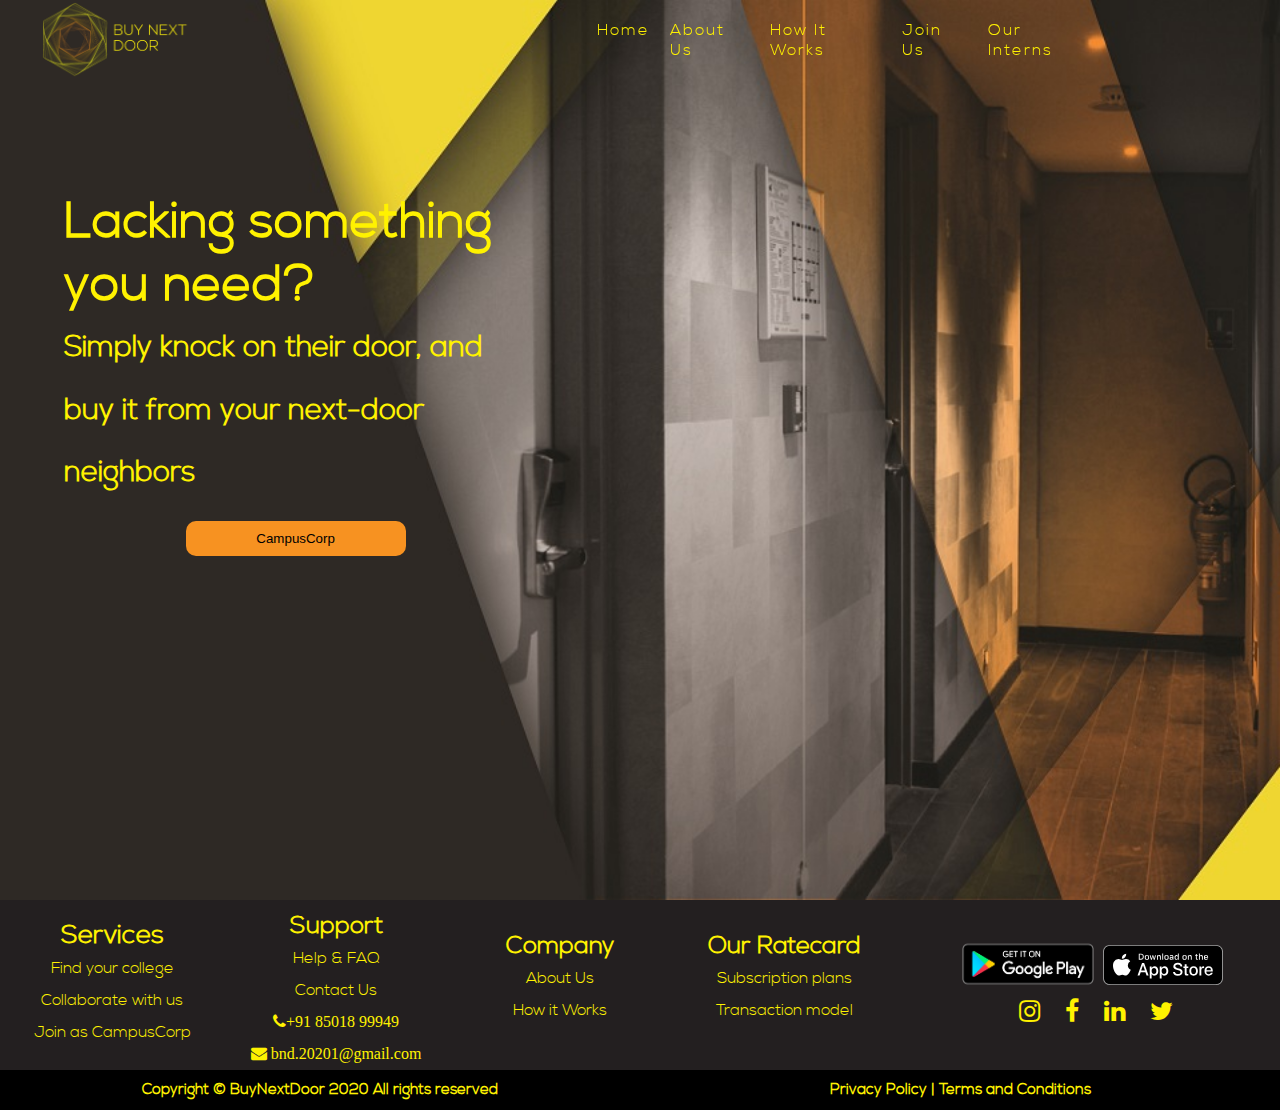
<file: BuyNextdoor_website/public/index.html>
<!DOCTYPE html>
<html lang="en">
  <head>
    <meta charset="UTF-8">
    <meta name="viewport"content="width=device-width, initial-scale=1.0">
	  <meta http-equiv="X-UA-Compatible" content="ie=edge">
	  <link rel="shortcut icon" type="image/png" href="photos/buynextdoor_icon1.png">
	<link rel="stylesheet" type="text/css" href="cssfiles/aos.css">
	<link rel="stylesheet" href="cssfiles/main_nav.css">
	<link rel="stylesheet" href="cssfiles/main_footer.css">
    <title>BuyNextDoor || Home</title>
    <link href="https://stackpath.bootstrapcdn.com/font-awesome/4.7.0/css/font-awesome.min.css" rel="stylesheet" integrity="sha384-wvfXpqpZZVQGK6TAh5PVlGOfQNHSoD2xbE+QkPxCAFlNEevoEH3Sl0sibVcOQVnN" crossorigin="anonymous">
    <script src="https://code.jquery.com/jquery-3.4.1.js"></script>
    <script type="text/javascript">
		$(window).on('scroll', function(){
			if ($(window).scrollTop()) {
				$('nav').addClass('onscrollclass');
			}
			else{
				$('nav').removeClass('onscrollclass');
			}
		});
		$(document).ready(function() {
		if (screen.width<700) {
			var el = document.getElementById('burgerid');
			el[i].className += 'onscrollclass'
			}
		});
	</script>
	<script>
		function myFunction() {
		   var element = document.getElementById("burgerid");
		   element.classList.toggle("onscrollclass");
		}
	</script>

	<style>
		.joinusbtn{
			margin-left: 10%;
			margin-top: 10%;
		}
		.joinusbtn button{
			width: 220px;
			height: 35px;
			border: none;
			background-color: rgb(247, 146, 33);
			border-radius: 10px;
			cursor: pointer;
		}
		.landinpagecontentdiv{
			padding-top: 15%;
			font-size: 25px;
		}
		@media screen and (max-width: 768px) {
			.landinpagecontentdiv{
				padding-top: 40%;
				font-size: 50%;
				font-size: 20px;
			}
		}
		
	</style>
  </head>
  <body style="font-family: Nexa Light;">
  	<div class="main">
        <nav class="" id="burgerid">
		    <div class="logo">
		      <a href="#"><img src="photos/bndlogo-34.png"></a>
		    </div>
		    <ul class="nav-links">
		      <li>
		        <a href="#">Home</a>
		      </li>
		      <li>
		        <a href="about.html">About Us</a>
		      </li>
		      <li>
		        <a href="working.html">How It Works</a>
		      </li>
		      <li>
		        <a href="form.html">Join Us</a>
			  </li>
			  <li>
		        <a href="testimonial.html">Our Interns</a>
		      </li>
		    </ul>
		    <div class="burger" onclick="myFunction()">
		      <div class="line1"></div>
		      <div class="line2"></div>
		      <div class="line3"></div>
		    </div>
		</nav>
		  
		<div class="landinpagecontentdiv" style="padding-left: 5%; position: static; color: rgb(255,242,0); line-height: 250%;">
			<h1>Lacking something<br> you need?</h1>
			<h3>Simply knock on their door, and<br> buy it from your next-door<br> neighbors</h3>
  			<a href="form.html" class="joinusbtn" style="font-family: Nexa light;"><button>CampusCorp</button></a>
  		</div>
  	</div>
  		

      <!--this is footer-->


    <div class="footer">
    	<div class="footercontent">
    		<div class="classforfirsttowcolumn">	
    		<div class="content footerservices">
    			<h2 style="font-size: 26px;">Services</h2>
    			<p><a href="faq.html">Find your college</a></p>
    			<p><a href="form.html">Collaborate with us</a></p>
    			<p><a href="form.html">Join as CampusCorp</a></p>
    		</div>

    		<div class="content footersupport">
    			<h2>Support</h2>
    			<p><a href="faq.html">Help & FAQ</a></p>
    			<p><a href="about.html">Contact Us</a></p>
    			<div class="Contact">
                    <a href="tel:+91 85018 99949"><i class="fa fa-phone" aria-hidden="true" >+91 85018 99949</i></a><br>
                    <a href="mailto:bnd.20201@gmail.com"><i class="fa fa-envelope" aria-hidden="true">   bnd.20201@gmail.com</i></a>
    			</div>
    		</div>
    		</div>
    		<div class="classforothertowcolumn">
    		<div class="content footercompany">
    			<h2>Company</h2>
    			<p><a href="about.html">About Us</a></p>
    			<p><a href="working.html">How it Works</a></p>
    		</div>

    		<div class="content footerourratecard">
    			<h2>Our Ratecard</h2>
    			<p><a href="plans.html">Subscription plans</a></p>
    			<p><a href="working.html">Transaction model</a></p>
    		</div>
    		</div>
    		<div class="content footersociallinks">
                <div class="footerdownloads" style="margin-top: 5%;">
                    <div class="footergoogleplay">
                        <img src="photos/google-play-badge.png" width="120px" height="42px">
                    </div>
                    <div class="footerappstore">
                        <img src="photos/applestore.svg" width="120px" height="42px">
                    </div>
                </div>
                <div class="footersocialmediaicons">
                    <ul style="margin-left: 15%;">
                        <li><a href="https://www.instagram.com/buy_nextdoor/"><i class="fa fa-instagram" aria-hidden="true"></i></a></li>
                        <li><a href="#"><i class="fa fa-facebook" aria-hidden="true"></i></a></li>
                        <li><a href="https://www.linkedin.com/company/buy-next-door"><i class="fa fa-linkedin" aria-hidden="true"></i></a></li>
                        <li><a href="#"><i class="fa fa-twitter" aria-hidden="true"></i></a></li>
                    </ul>
                </div>
    		</div>
    	</div>
        <div class="footerbottom">
            <div class="footercopyright">
                <p><b>Copyright &copy; BuyNextDoor 2020 All rights reserved</b></p>
            </div>
            <div class="footerprivacy">
				<p><b><a href="PrivacyPolicy.html">Privacy Policy</a> | <a href="TermsAndPolicy.html">Terms and Conditions</a></b></p>
            </div>
        </div>
    </div>

<!--JS files-->

    <script src="https://code.jquery.com/jquery-3.4.1.js"></script>
	<script src="jsfiles/aos.js"></script>
	<script src="jsfiles/app.js"></script>
    <script type="text/javascript">
    	AOS.init({
    		duration: 2000,
    	});
    </script>
<!-- js for hamburger in navbar -->
    <script type="text/javascript">
    	$(".form_textbox input").focusout(function(){
    		if ($(this).val()== ""){
    			$(this).siblings().removeClass("error_hidden");
    			$(this).css("background","#c21807");
    		}else{
    			$(this).siblings().addClass("error_hidden");
    			$(this).css("background","#554343");
    		}
    	});
    	$(".form_textbox input").keyup(function(){
    		var inputs = $(".form_textbox input");
    		if (inputs[0].value != "" && inputs[1].value && inputs[2].value >1000000000) {
    			$(".signup_btn").attr("disabled",false);
    			$(".signup_btn").addClass("signup_active");
    		}else{
    			$(".signup_btn").attr("disabled",true);
    			$(".signup_btn").removeClass("signup_active");
    		}
    	})
	</script>
<!-- js for hamburger in navbar closes Here -->


  </body>
</html>
</file>
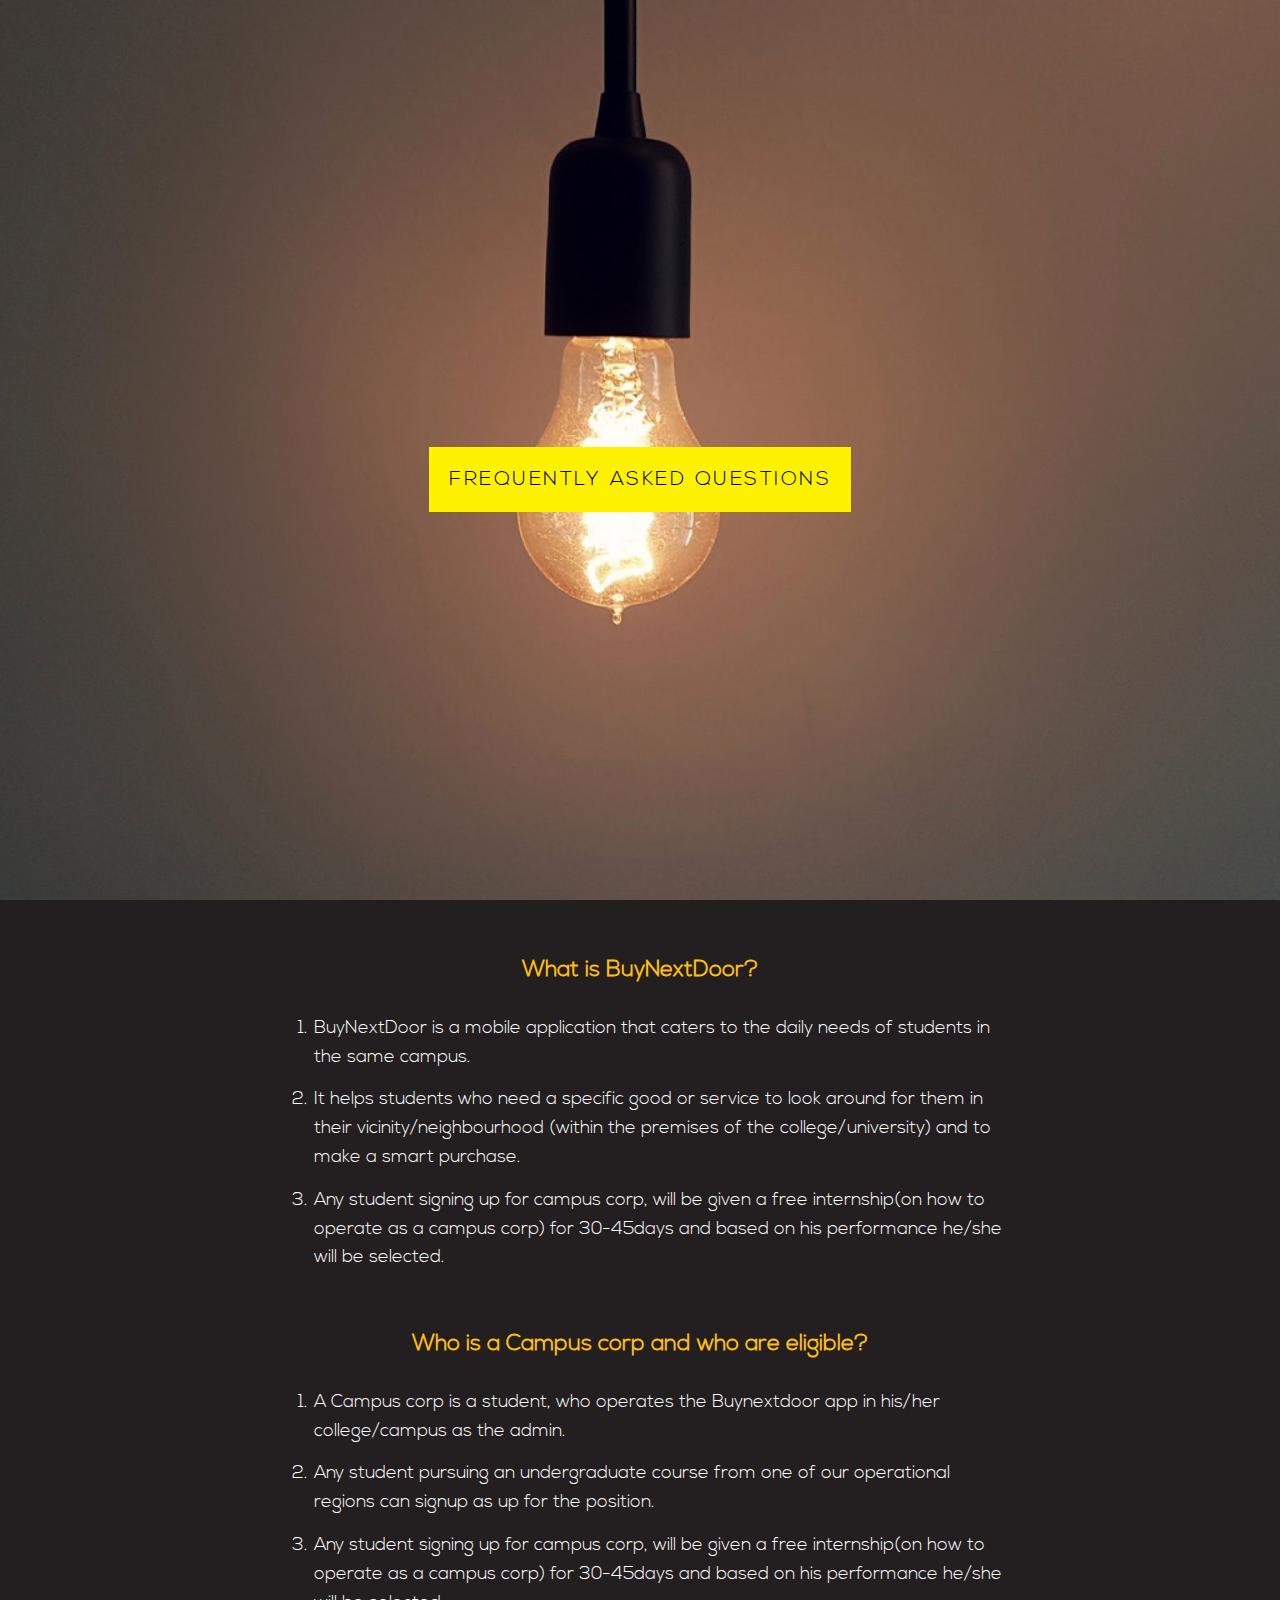
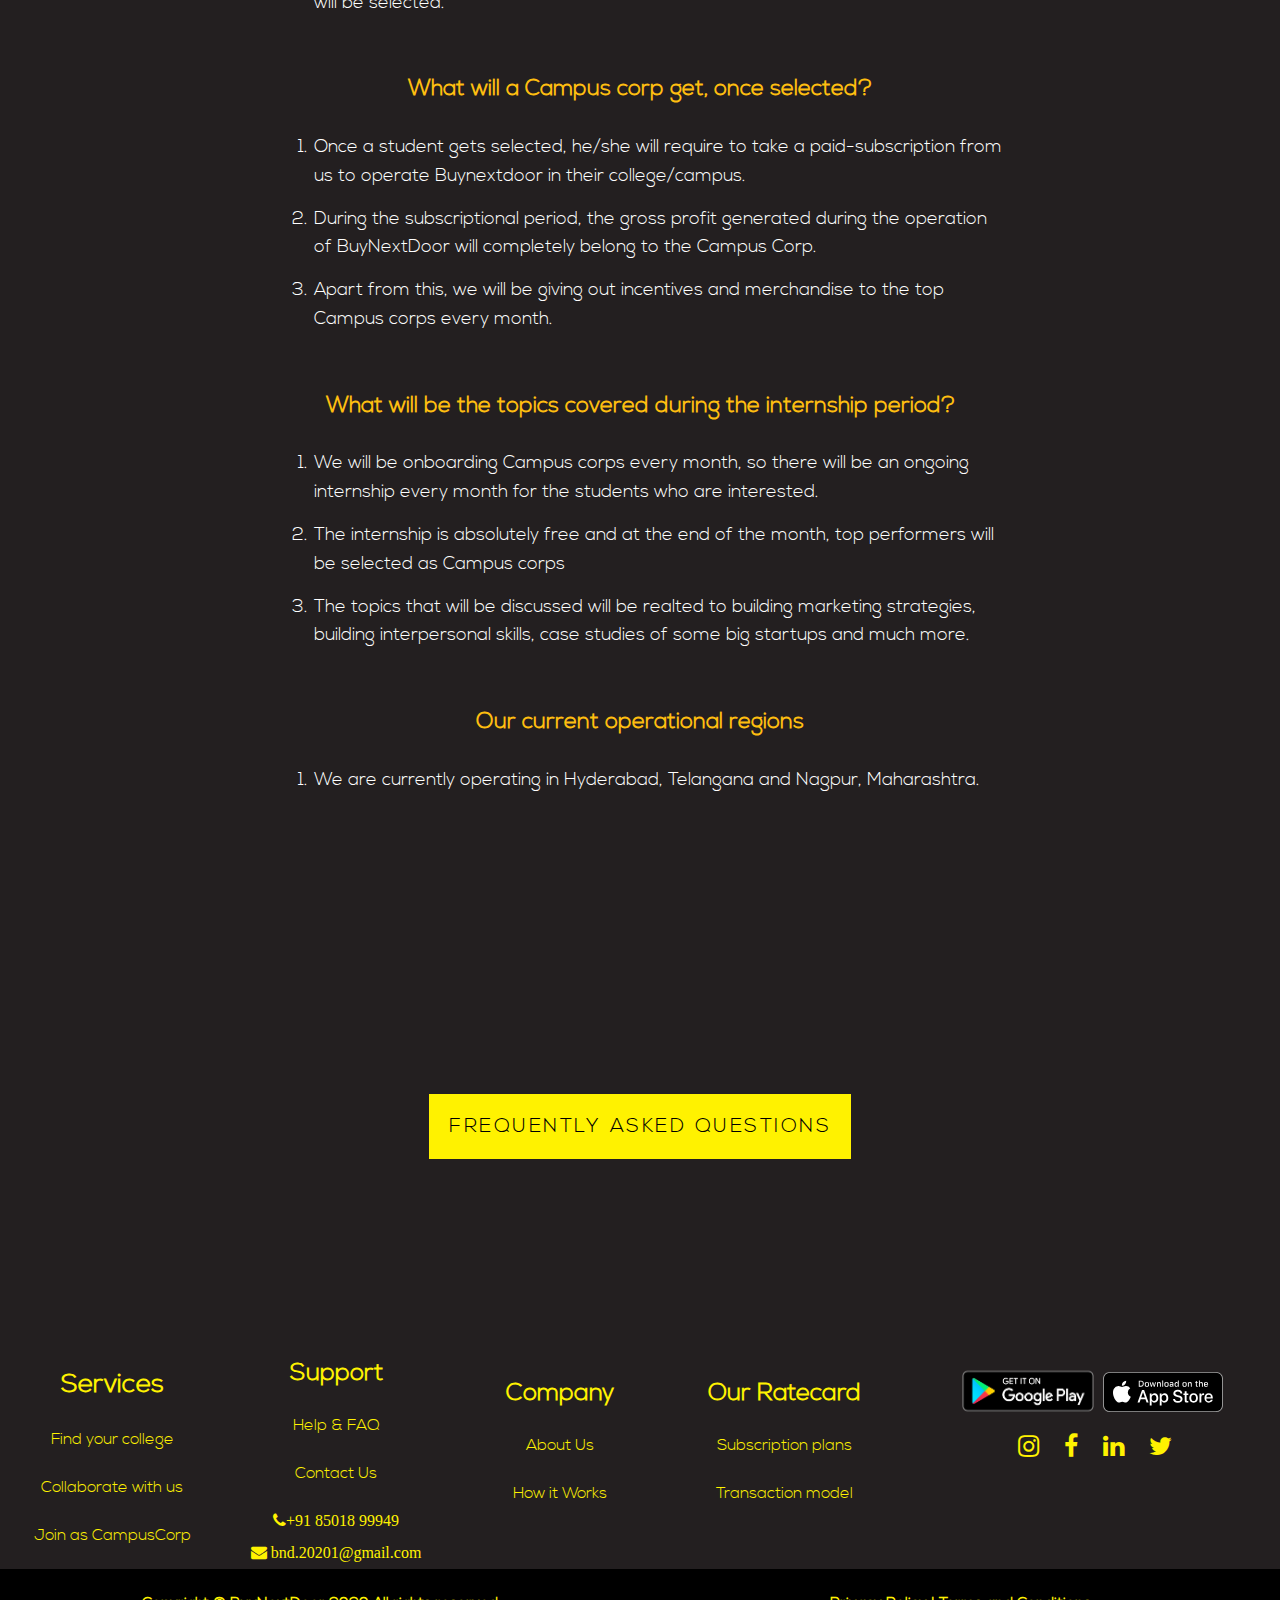
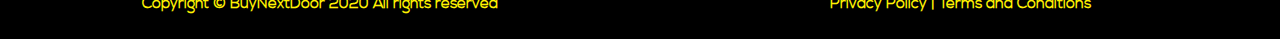
<file: BuyNextdoor_website/public/faq.html>
<!DOCTYPE html>
<html lang="en">
<head>
  <meta charset="UTF-8">
  <meta name="viewport" content="width=device-width, initial-scale=1.0">
  <meta http-equiv="X-UA-Compatible" content="ie=edge">
  <link rel="shortcut icon" type="image/png" href="photos/buynextdoor_icon1.png">
  <title>BuyNextDoor || FAQ</title>
  <link rel="stylesheet" href="cssfiles/faq.css">
  <link rel="stylesheet" href="cssfiles/main_footer.css">
  <link href="https://stackpath.bootstrapcdn.com/font-awesome/4.7.0/css/font-awesome.min.css" rel="stylesheet" integrity="sha384-wvfXpqpZZVQGK6TAh5PVlGOfQNHSoD2xbE+QkPxCAFlNEevoEH3Sl0sibVcOQVnN" crossorigin="anonymous">
</head>
<body>
  <div class="pimg1">
    <div class="ptext" style="line-height: 60px;">
      <span class="border">
        Frequently Asked Questions
      </span>
    </div>
  </div>

<section class="section section-dark">
      <li id="question">What is BuyNextDoor?</li>
        <div class="answer">
          <ol>
            <li>BuyNextDoor is a mobile application that caters to the daily needs of students in the same campus.</li>
            <li>It helps students who need a specific good or service to look around for them in their vicinity/neighbourhood (within the premises of the college/university) and to make a smart purchase.</li>
            <li>Any student signing up for campus corp, will be given a free internship(on how to operate as a campus corp) for 30-45days and based on his performance he/she will be selected.</li>
          </ol>
        </div> <br>
        <li id="question">Who is a Campus corp and who are eligible?</li>
          <div class="answer">
            <ol>
              <li id="answer">A Campus corp is a student, who operates  the Buynextdoor app in his/her college/campus as the admin.</li>
              <li id="answer">Any student pursuing an undergraduate course from one of our operational regions can signup as up for the position.</li>
              <li id="answer">Any student signing up for campus corp, will be given a free internship(on how to operate as a campus corp) for 30-45days and based on his performance he/she will be selected.</li>
            </ol>
          </div> <br>
        <li id="question">What will a Campus corp get, once selected?</li>
          <div class="answer">
            <ol>
              <li id="answer">Once a student gets selected, he/she will require to take a paid-subscription from us to operate Buynextdoor in their college/campus.</li>
              <li id="answer">During the subscriptional period, the gross profit generated during the operation of BuyNextDoor will completely belong to the Campus Corp.</li>
              <li id="answer">Apart from this, we will be giving out incentives and merchandise to the top Campus corps every month.</li>
            </ol>
          </div> <br>
        <li id="question">What will be the topics covered during the internship period?</li>
          <div class="answer">
            <ol>
              <li id="answer">We will be onboarding Campus corps every month, so there will be an ongoing internship every month for the students who are interested.</li>
              <li id="answer">The internship is absolutely free and at the end of the month, top performers will be selected as Campus corps</li>
              <li id="answer">The topics that will be discussed will be realted to building marketing strategies, building interpersonal skills, case studies of some big startups and much more.</li>
            </ol>
          </div> <br>
          <li id="question">Our current operational regions</li>
            <div class="answer">
              <ol>
                <li id="answer">We are currently operating in Hyderabad, Telangana and Nagpur, Maharashtra.</li>
              </ol>
      </div>
  </section>
      <div class="pimg2">
        <div class="ptext" style="cursor: pointer; line-height: 60px;">
          <span class="border">
           <a href="#" style="text-decoration: none; color: black;"> Frequently Asked Questions</a>
          </span>
        </div>
      </div>

      <!-- footer -->


      <div class="footer">
    	<div class="footercontent" style="line-height: 200%;">
    		<div class="classforfirsttowcolumn">	
    		<div class="content footerservices">
    			<h2 style="font-size: 26px;">Services</h2>
    			<p><a href="faq.html">Find your college</a></p>
    			<p><a href="form.html">Collaborate with us</a></p>
    			<p><a href="form.html">Join as CampusCorp</a></p>
    		</div>

    		<div class="content footersupport">
    			<h2>Support</h2>
    			<p><a href="faq.html">Help & FAQ</a></p>
    			<p><a href="about.html">Contact Us</a></p>
    			<div class="Contact">
            <a href="tel:+91 85018 99949"><i class="fa fa-phone" aria-hidden="true" >+91 85018 99949</i></a><br>
            <a href="mailto:bnd.20201@gmail.com"><i class="fa fa-envelope" aria-hidden="true">   bnd.20201@gmail.com</i></a>
    			</div>
    		</div>
    		</div>
    		<div class="classforothertowcolumn">
    		<div class="content footercompany">
    			<h2>Company</h2>
    			<p><a href="about.html">About Us</a></p>
    			<p><a href="working.html">How it Works</a></p>
    		</div>

    		<div class="content footerourratecard">
    			<h2>Our Ratecard</h2>
    			<p><a href="plans.html">Subscription plans</a></p>
    			<p><a href="working.html">Transaction model</a></p>
    		</div>
    		</div>
    		<div class="content footersociallinks">
                <div class="footerdownloads" style="margin-top: 5%;">
                    <div class="footergoogleplay">
                        <img src="photos/google-play-badge.png" width="120px" height="42px">
                    </div>
                    <div class="footerappstore">
                        <img src="photos/applestore.svg" width="120px" height="42px">
                    </div>
                </div>
                <div class="footersocialmediaicons">
                    <ul style="margin: 0 auto;">
                        <li><a href="https://www.instagram.com/buy_nextdoor/"><i class="fa fa-instagram" aria-hidden="true"></i></a></li>
                        <li><a href="#"><i class="fa fa-facebook" aria-hidden="true"></i></a></li>
                        <li><a href="https://www.linkedin.com/company/buy-next-door"><i class="fa fa-linkedin" aria-hidden="true"></i></a></li>
                        <li><a href="#"><i class="fa fa-twitter" aria-hidden="true"></i></a></li>
                    </ul>
                </div>
    		</div>
    	</div>
        <div class="footerbottom">
            <div class="footercopyright">
                <p><b>Copyright &copy; BuyNextDoor 2020 All rights reserved</b></p>
            </div>
            <div class="footerprivacy">
              <p><b><a href="PrivacyPolicy.html">Privacy Policy</a> | <a href="TermsAndPolicy.html">Terms and Conditions</a></b></p>
            </div>
        </div>
    </div>
</body>
</html>
</file>
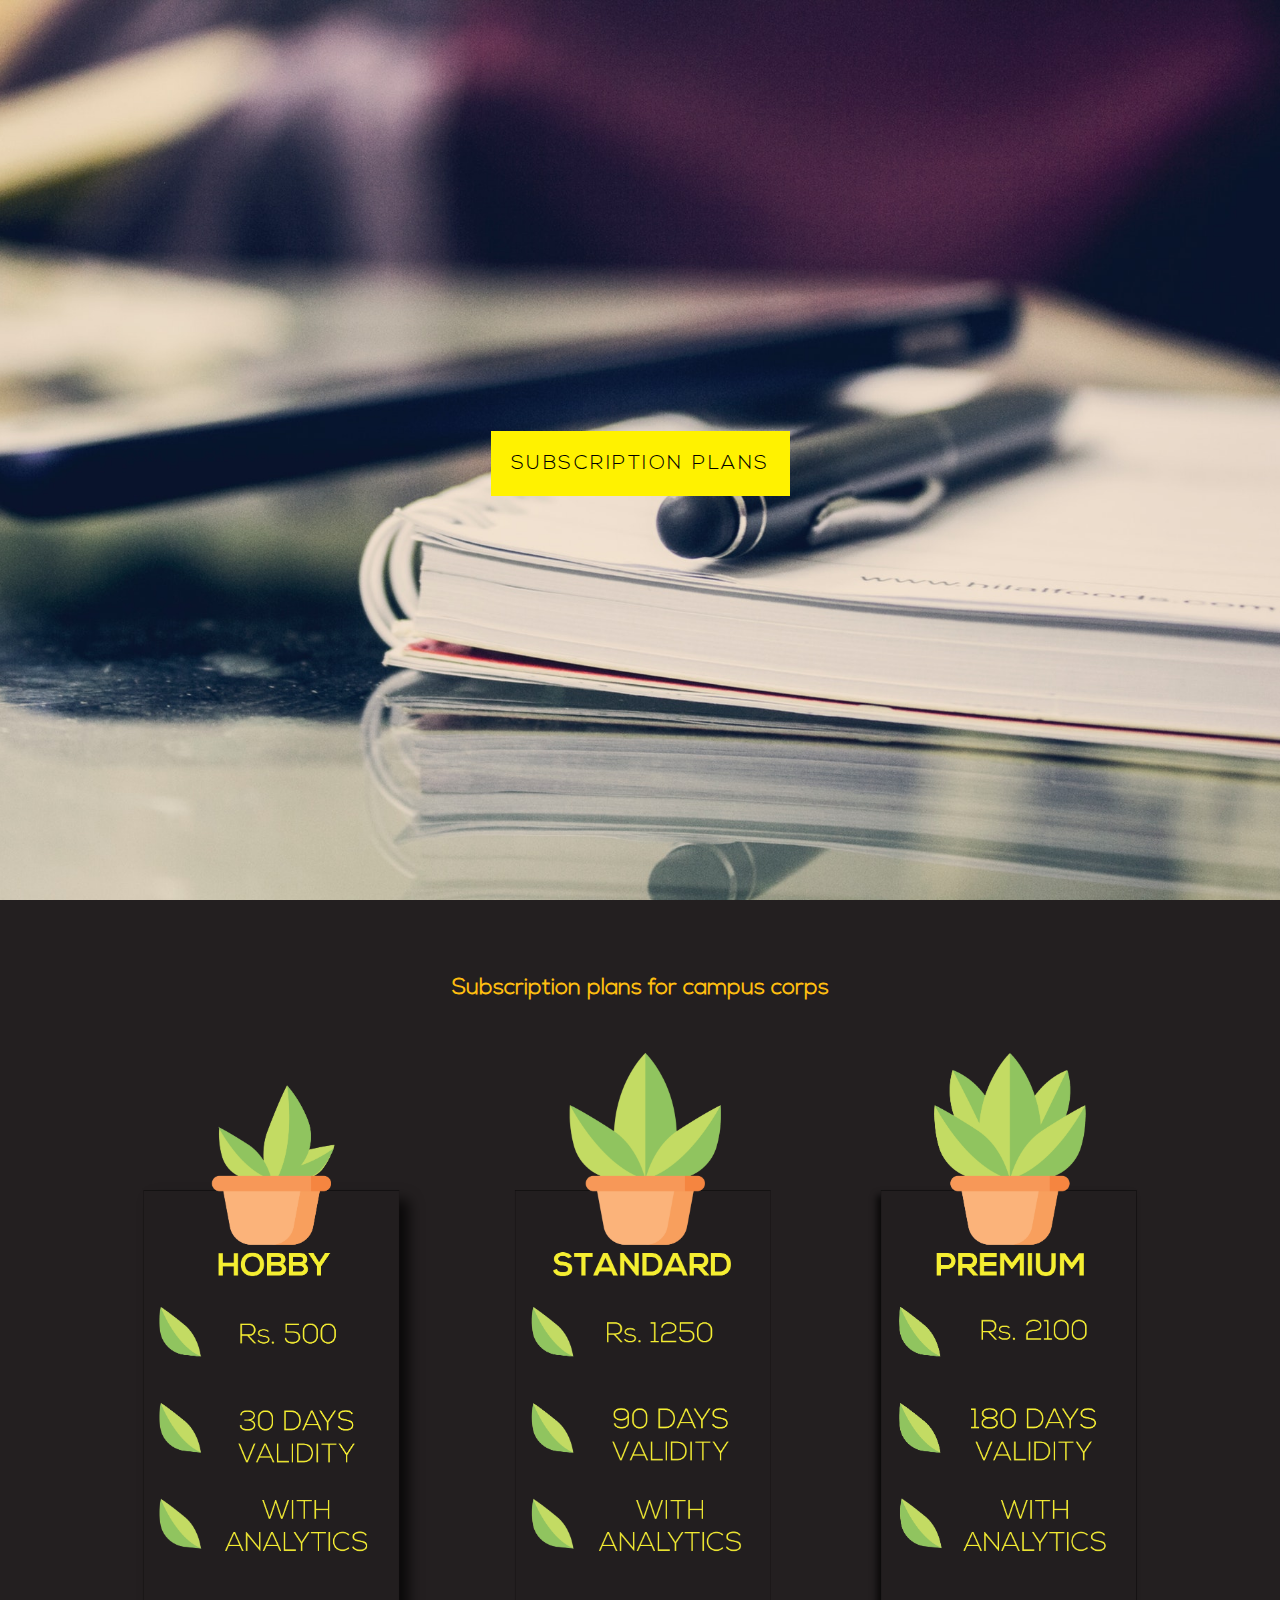
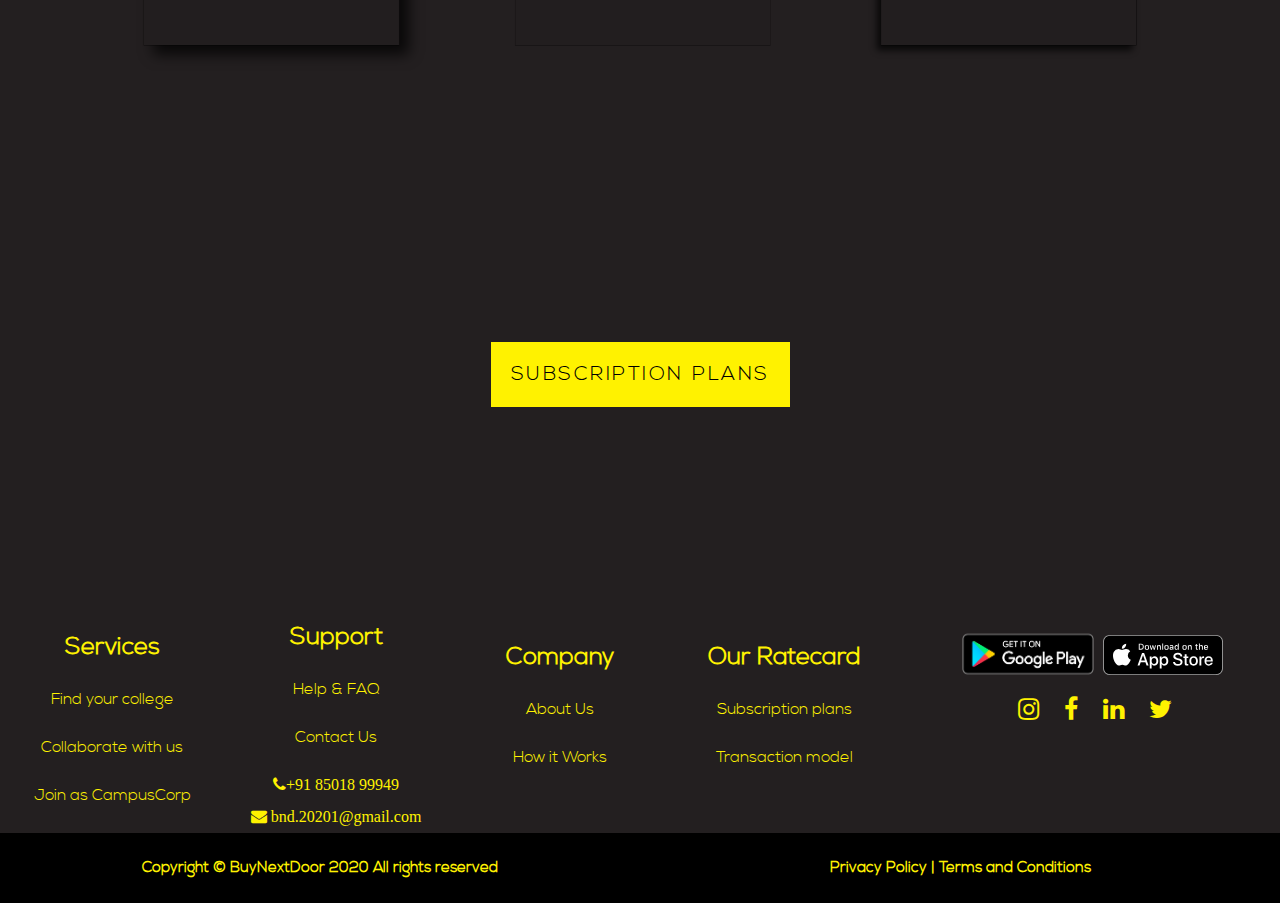
<file: BuyNextdoor_website/public/plans.html>
<!DOCTYPE html>
<html lang="en">
<head>
  <meta charset="UTF-8">
  <meta name="viewport" content="width=device-width, initial-scale=1.0">
  <meta http-equiv="X-UA-Compatible" content="ie=edge">
  <link rel="shortcut icon" type="image/png" href="photos/buynextdoor_icon1.png">
  <title>BuyNextDoor || PLANS</title>
  <link rel="stylesheet" href="cssfiles/plans.css">
  <link rel="stylesheet" href="cssfiles/main_footer.css">
  <link href="https://stackpath.bootstrapcdn.com/font-awesome/4.7.0/css/font-awesome.min.css" rel="stylesheet" integrity="sha384-wvfXpqpZZVQGK6TAh5PVlGOfQNHSoD2xbE+QkPxCAFlNEevoEH3Sl0sibVcOQVnN" crossorigin="anonymous">
</head>
<body>
  <div class="pimg1">
    <div class="ptext">
      <span class="border">
        SUBSCRIPTION PLANS
      </span>
    </div>
  </div>
    <section class="section section-dark">
      <h2>Subscription plans for campus corps</h2>
      <div class="row">
        <div class="column">
          <img src="photos/subscripton-01.png" alt="Hobby Plan" style="width:100%">
      </div>
      </div>
    </section>
    <div class="pimg2">
      <div class="ptext">
        <span class="border">
         <a href="#" style="text-decoration: none; color: black;"> SUBSCRIPTION PLANS</a>
        </span>
      </div>
    </div>


    <!-- footer -->

    
    <div class="footer">
    	<div class="footercontent" style="line-height: 200%;">
    		<div class="classforfirsttowcolumn">	
    		<div class="content footerservices">
    			<h2 style="font-size: 24px; font-weight: bold;">Services</h2>
    			<p><a href="faq.html">Find your college</a></p>
    			<p><a href="form.html">Collaborate with us</a></p>
    			<p><a href="form.html">Join as CampusCorp</a></p>
    		</div>

    		<div class="content footersupport">
    			<h2>Support</h2>
    			<p><a href="faq.html">Help & FAQ</a></p>
    			<p><a href="about.html">Contact Us</a></p>
    			<div class="Contact">
            <a href="tel:+91 85018 99949"><i class="fa fa-phone" aria-hidden="true" >+91 85018 99949</i></a><br>
            <a href="mailto:bnd.20201@gmail.com"><i class="fa fa-envelope" aria-hidden="true">   bnd.20201@gmail.com</i></a>
    			</div>
    		</div>
    		</div>
    		<div class="classforothertowcolumn">
    		<div class="content footercompany">
    			<h2>Company</h2>
    			<p><a href="about.html">About Us</a></p>
    			<p><a href="working.html">How it Works</a></p>
    		</div>

    		<div class="content footerourratecard">
    			<h2>Our Ratecard</h2>
    			<p><a href="plans.html">Subscription plans</a></p>
    			<p><a href="working.html">Transaction model</a></p>
    		</div>
    		</div>
    		<div class="content footersociallinks">
                <div class="footerdownloads" style="margin-top: 5%;">
                    <div class="footergoogleplay">
                        <img src="photos/google-play-badge.png" width="120px" height="42px">
                    </div>
                    <div class="footerappstore">
                        <img src="photos/applestore.svg" width="120px" height="42px">
                    </div>
                </div>
                <div class="footersocialmediaicons">
                    <ul style="margin: 0 auto;">
                        <li><a href="https://www.instagram.com/buy_nextdoor/"><i class="fa fa-instagram" aria-hidden="true"></i></a></li>
                        <li><a href="#"><i class="fa fa-facebook" aria-hidden="true"></i></a></li>
                        <li><a href="https://www.linkedin.com/company/buy-next-door"><i class="fa fa-linkedin" aria-hidden="true"></i></a></li>
                        <li><a href="#"><i class="fa fa-twitter" aria-hidden="true"></i></a></li>
                    </ul>
                </div>
    		</div>
    	</div>
        <div class="footerbottom">
            <div class="footercopyright">
                <p><b>Copyright &copy; BuyNextDoor 2020 All rights reserved</b></p>
            </div>
            <div class="footerprivacy">
              <p><b><a href="PrivacyPolicy.html">Privacy Policy</a> | <a href="TermsAndPolicy.html">Terms and Conditions</a></b></p>
            </div>
        </div>
    </div>
<body>
</html>
</file>
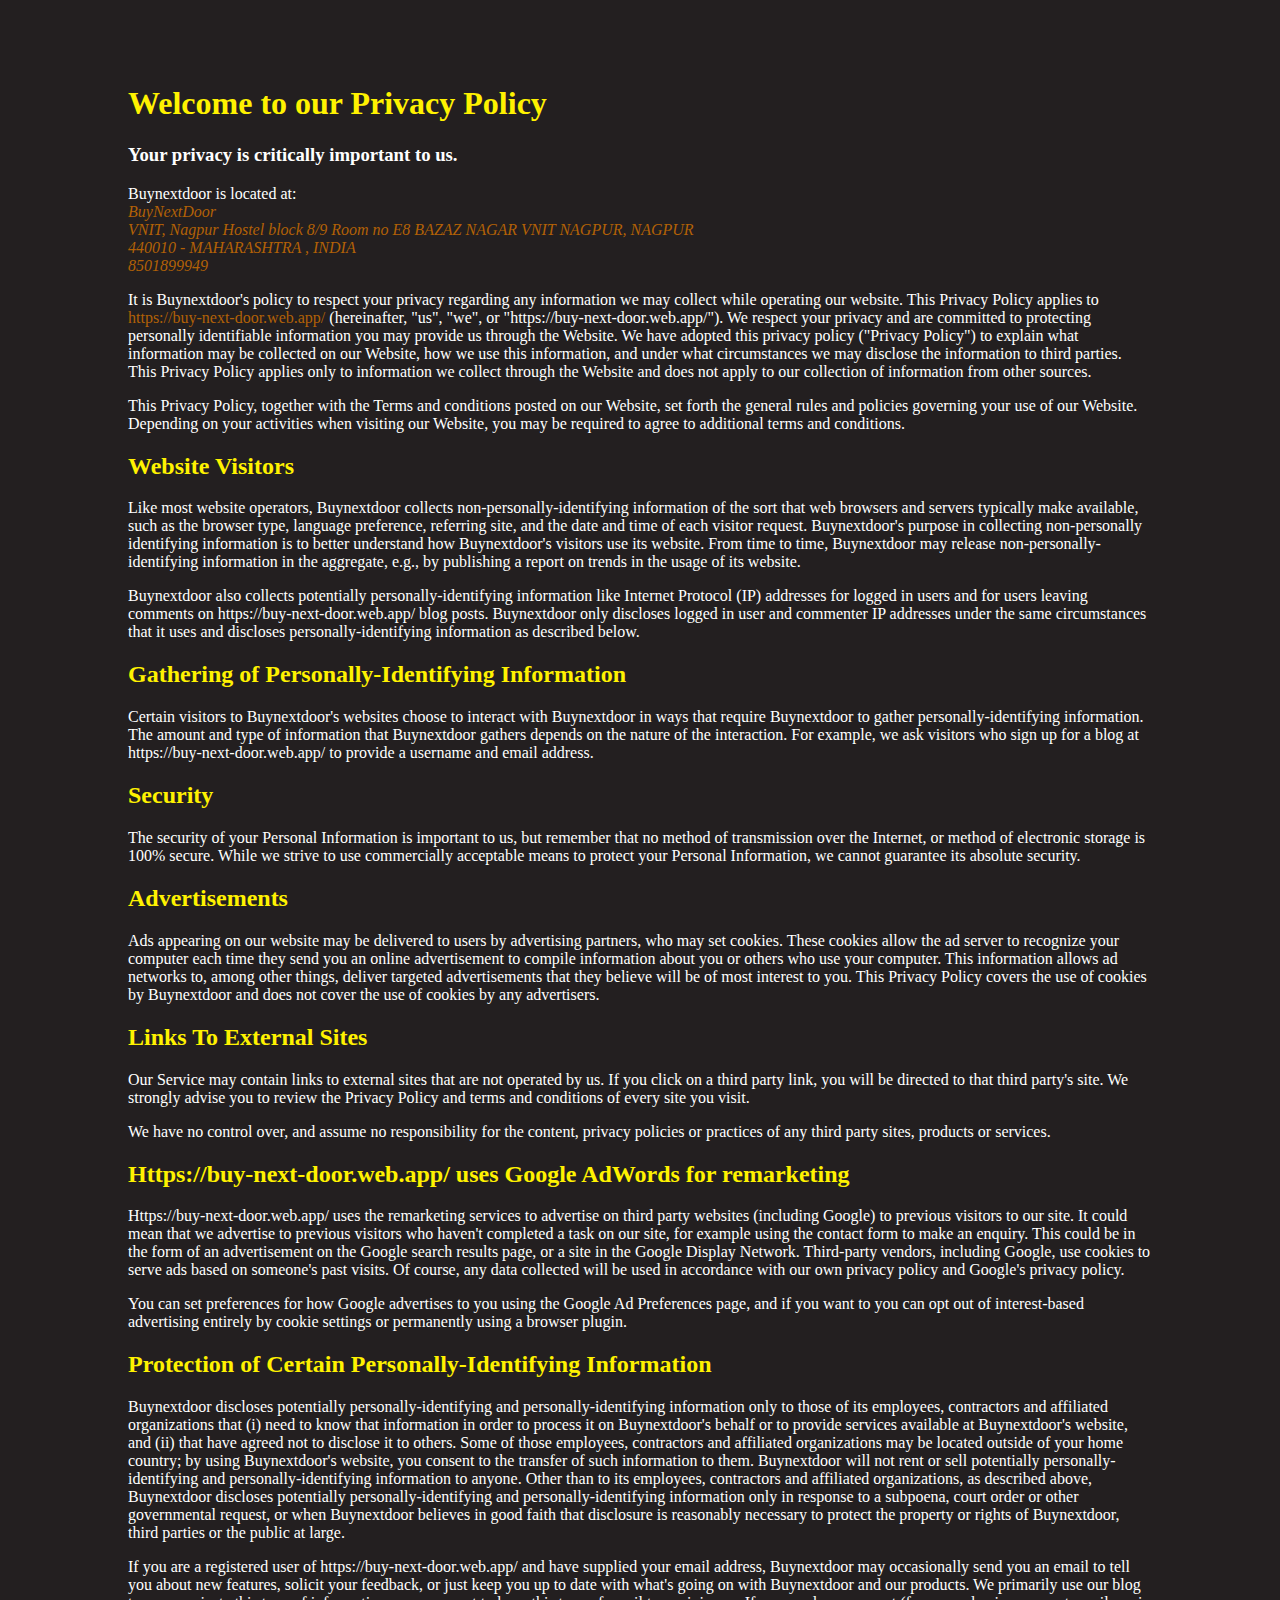
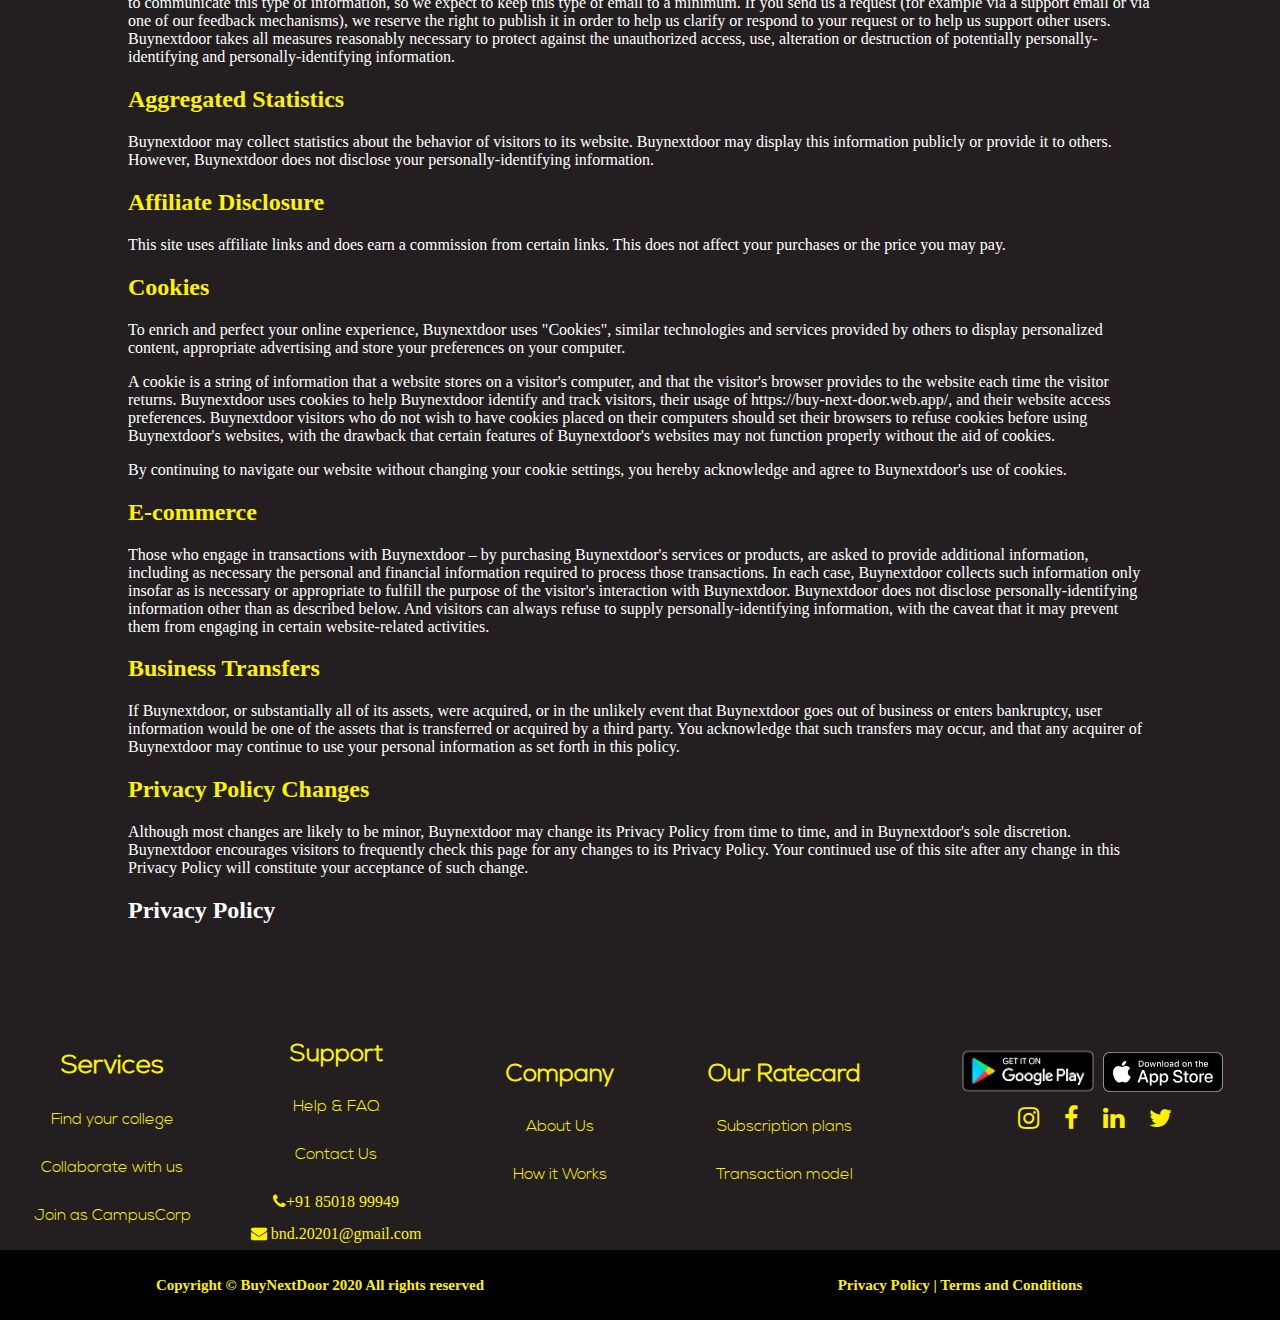
<file: BuyNextdoor_website/public/PrivacyPolicy.html>
<!DOCTYPE html>
<html lang="en">
<head>
    <meta charset="UTF-8">
    <meta name="viewport" content="width=device-width, initial-scale=1.0">
    <meta http-equiv="X-UA-Compatible" content="ie=edge">
    <link rel="shortcut icon" type="image/png" href="photos/buynextdoor_icon1.png">
    <link rel="stylesheet" href="cssfiles/main_footer.css">
    <link href="https://stackpath.bootstrapcdn.com/font-awesome/4.7.0/css/font-awesome.min.css" rel="stylesheet" integrity="sha384-wvfXpqpZZVQGK6TAh5PVlGOfQNHSoD2xbE+QkPxCAFlNEevoEH3Sl0sibVcOQVnN" crossorigin="anonymous">
    <title>BuyNextDoor || PRIVACY POLICIES</title>


    <style>
        @font-face{
			src:url(fonts/NexaFreeLightwebfont.ttf);
			font-family: "Nexa Light";
		}
        *html{
            background-color: rgb(35,31,32);
        }
        body{
            margin: 0;
            padding: 0;
            color: white;
        }
        a{
            text-decoration: none;
            color: rgb(178, 97, 6);
        }
    </style>
</head>
<body>
<div class="privacy" style="padding: 5% 10%; background-color: rgb(35,31,32);">
    <h1 style="color: rgb(255,242,0);">Welcome to our Privacy Policy</h1>
    <h3>Your privacy is critically important to us.</h3>
    Buynextdoor is located at:<br/>
    <address style="color: rgb(178, 97, 6);">
      BuyNextDoor<br/>VNIT, Nagpur Hostel block 8/9 Room no E8 BAZAZ NAGAR VNIT NAGPUR, NAGPUR <br />440010 - MAHARASHTRA , INDIA<br/>8501899949			</address>

    <p>It is Buynextdoor's policy to respect your privacy regarding any information we may collect while operating our website. This Privacy Policy applies to <a href="https://buy-next-door.web.app/">https://buy-next-door.web.app/</a> (hereinafter, "us", "we", or "https://buy-next-door.web.app/"). We respect your privacy and are committed to protecting personally identifiable information you may provide us through the Website. We have adopted this privacy policy ("Privacy Policy") to explain what information may be collected on our Website, how we use this information, and under what circumstances we may disclose the information to third parties. This Privacy Policy applies only to information we collect through the Website and does not apply to our collection of information from other sources.</p>
    <p>This Privacy Policy, together with the Terms and conditions posted on our Website, set forth the general rules and policies governing your use of our Website. Depending on your activities when visiting our Website, you may be required to agree to additional terms and conditions.</p>

                <h2 style="color: rgb(255,242,0);">Website Visitors</h2>
    <p>Like most website operators, Buynextdoor collects non-personally-identifying information of the sort that web browsers and servers typically make available, such as the browser type, language preference, referring site, and the date and time of each visitor request. Buynextdoor's purpose in collecting non-personally identifying information is to better understand how Buynextdoor's visitors use its website. From time to time, Buynextdoor may release non-personally-identifying information in the aggregate, e.g., by publishing a report on trends in the usage of its website.</p>
    <p>Buynextdoor also collects potentially personally-identifying information like Internet Protocol (IP) addresses for logged in users and for users leaving comments on https://buy-next-door.web.app/ blog posts. Buynextdoor only discloses logged in user and commenter IP addresses under the same circumstances that it uses and discloses personally-identifying information as described below.</p>
    
                <h2 style="color: rgb(255,242,0);">Gathering of Personally-Identifying Information</h2>
    <p>Certain visitors to Buynextdoor's websites choose to interact with Buynextdoor in ways that require Buynextdoor to gather personally-identifying information. The amount and type of information that Buynextdoor gathers depends on the nature of the interaction. For example, we ask visitors who sign up for a blog at https://buy-next-door.web.app/ to provide a username and email address.</p>
    
                <h2 style="color: rgb(255,242,0);">Security</h2>
    <p>The security of your Personal Information is important to us, but remember that no method of transmission over the Internet, or method of electronic storage is 100% secure. While we strive to use commercially acceptable means to protect your Personal Information, we cannot guarantee its absolute security.</p>
    
                <h2 style="color: rgb(255,242,0);">Advertisements</h2>
    <p>Ads appearing on our website may be delivered to users by advertising partners, who may set cookies. These cookies allow the ad server to recognize your computer each time they send you an online advertisement to compile information about you or others who use your computer. This information allows ad networks to, among other things, deliver targeted advertisements that they believe will be of most interest to you. This Privacy Policy covers the use of cookies by Buynextdoor and does not cover the use of cookies by any advertisers.</p>
    

                <h2 style="color: rgb(255,242,0);">Links To External Sites</h2>
    <p>Our Service may contain links to external sites that are not operated by us. If you click on a third party link, you will be directed to that third party's site. We strongly advise you to review the Privacy Policy and terms and conditions of every site you visit.</p>
    <p>We have no control over, and assume no responsibility for the content, privacy policies or practices of any third party sites, products or services.</p>
    
                <h2 style="color: rgb(255,242,0);">Https://buy-next-door.web.app/ uses Google AdWords for remarketing</h2>
    <p>Https://buy-next-door.web.app/ uses the remarketing services to advertise on third party websites (including Google) to previous visitors to our site. It could mean that we advertise to previous visitors who haven't completed a task on our site, for example using the contact form to make an enquiry. This could be in the form of an advertisement on the Google search results page, or a site in the Google Display Network. Third-party vendors, including Google, use cookies to serve ads based on someone's past visits. Of course, any data collected will be used in accordance with our own privacy policy and Google's privacy policy.</p>
    <p>You can set preferences for how Google advertises to you using the Google Ad Preferences page, and if you want to you can opt out of interest-based advertising entirely by cookie settings or permanently using a browser plugin.</p>
    
                <h2 style="color: rgb(255,242,0);">Protection of Certain Personally-Identifying Information</h2>
    <p>Buynextdoor discloses potentially personally-identifying and personally-identifying information only to those of its employees, contractors and affiliated organizations that (i) need to know that information in order to process it on Buynextdoor's behalf or to provide services available at Buynextdoor's website, and (ii) that have agreed not to disclose it to others. Some of those employees, contractors and affiliated organizations may be located outside of your home country; by using Buynextdoor's website, you consent to the transfer of such information to them. Buynextdoor will not rent or sell potentially personally-identifying and personally-identifying information to anyone. Other than to its employees, contractors and affiliated organizations, as described above, Buynextdoor discloses potentially personally-identifying and personally-identifying information only in response to a subpoena, court order or other governmental request, or when Buynextdoor believes in good faith that disclosure is reasonably necessary to protect the property or rights of Buynextdoor, third parties or the public at large.</p>
    <p>If you are a registered user of https://buy-next-door.web.app/ and have supplied your email address, Buynextdoor may occasionally send you an email to tell you about new features, solicit your feedback, or just keep you up to date with what's going on with Buynextdoor and our products. We primarily use our blog to communicate this type of information, so we expect to keep this type of email to a minimum. If you send us a request (for example via a support email or via one of our feedback mechanisms), we reserve the right to publish it in order to help us clarify or respond to your request or to help us support other users. Buynextdoor takes all measures reasonably necessary to protect against the unauthorized access, use, alteration or destruction of potentially personally-identifying and personally-identifying information.</p>
    
                <h2 style="color: rgb(255,242,0);">Aggregated Statistics</h2>
    <p>Buynextdoor may collect statistics about the behavior of visitors to its website. Buynextdoor may display this information publicly or provide it to others. However, Buynextdoor does not disclose your personally-identifying information.</p>
    
                <h2 style="color: rgb(255,242,0);"> Affiliate Disclosure</h2>
    <p>This site uses affiliate links and does earn a commission from certain links. This does not affect your purchases or the price you may pay.</p>
    
                <h2 style="color: rgb(255,242,0);">Cookies</h2>
    <p>To enrich and perfect your online experience, Buynextdoor uses "Cookies", similar technologies and services provided by others to display personalized content, appropriate advertising and store your preferences on your computer.</p>
    <p>A cookie is a string of information that a website stores on a visitor's computer, and that the visitor's browser provides to the website each time the visitor returns. Buynextdoor uses cookies to help Buynextdoor identify and track visitors, their usage of https://buy-next-door.web.app/, and their website access preferences. Buynextdoor visitors who do not wish to have cookies placed on their computers should set their browsers to refuse cookies before using Buynextdoor's websites, with the drawback that certain features of Buynextdoor's websites may not function properly without the aid of cookies.</p>
    <p>By continuing to navigate our website without changing your cookie settings, you hereby acknowledge and agree to Buynextdoor's use of cookies.</p>
    
                <h2 style="color: rgb(255,242,0);">E-commerce</h2>
    <p>Those who engage in transactions with Buynextdoor – by purchasing Buynextdoor's services or products, are asked to provide additional information, including as necessary the personal and financial information required to process those transactions. In each case, Buynextdoor collects such information only insofar as is necessary or appropriate to fulfill the purpose of the visitor's interaction with Buynextdoor. Buynextdoor does not disclose personally-identifying information other than as described below. And visitors can always refuse to supply personally-identifying information, with the caveat that it may prevent them from engaging in certain website-related activities.</p>
    
                <h2 style="color: rgb(255,242,0);"> Business Transfers</h2>
    <p>If Buynextdoor, or substantially all of its assets, were acquired, or in the unlikely event that Buynextdoor goes out of business or enters bankruptcy, user information would be one of the assets that is transferred or acquired by a third party. You acknowledge that such transfers may occur, and that any acquirer of Buynextdoor may continue to use your personal information as set forth in this policy.</p>
    
                <h2 style="color: rgb(255,242,0);">Privacy Policy Changes</h2>
    <p>Although most changes are likely to be minor, Buynextdoor may change its Privacy Policy from time to time, and in Buynextdoor's sole discretion. Buynextdoor encourages visitors to frequently check this page for any changes to its Privacy Policy. Your continued use of this site after any change in this Privacy Policy will constitute your acceptance of such change.</p>
    
    
                  
      <h2>Privacy Policy</h2>			  
          <p></p>			
    
    </div>        
                    <!-- footer -->
                    
                    <div class="footer">
                        <div class="footercontent">
                            <div class="classforfirsttowcolumn">	
                            <div class="content footerservices">
                                <h2 style="font-size: 26px;">Services</h2>
                                <p><a href="faq.html">Find your college</a></p>
                                <p><a href="form.html">Collaborate with us</a></p>
                                <p><a href="form.html">Join as CampusCorp</a></p>
                            </div>
                
                            <div class="content footersupport">
                                <h2>Support</h2>
                                <p><a href="faq.html">Help & FAQ</a></p>
                                <p><a href="about.html">Contact Us</a></p>
                                <div class="Contact">
                                    <a href="tel:+91 85018 99949"><i class="fa fa-phone" aria-hidden="true" >+91 85018 99949</i></a><br>
                                    <a href="mailto:bnd.20201@gmail.com"><i class="fa fa-envelope" aria-hidden="true">   bnd.20201@gmail.com</i></a>
                                </div>
                            </div>
                            </div>
                            <div class="classforothertowcolumn">
                            <div class="content footercompany">
                                <h2>Company</h2>
                                <p><a href="about.html">About Us</a></p>
                                <p><a href="working.html">How it Works</a></p>
                            </div>
                
                            <div class="content footerourratecard">
                                <h2>Our Ratecard</h2>
                                <p><a href="plans.html">Subscription plans</a></p>
                                <p><a href="working.html">Transaction model</a></p>
                            </div>
                            </div>
                            <div class="content footersociallinks">
                                <div class="footerdownloads" style="margin-top: 5%;">
                                    <div class="footergoogleplay">
                                        <img src="photos/google-play-badge.png" width="120px" height="42px">
                                    </div>
                                    <div class="footerappstore">
                                        <img src="photos/applestore.svg" width="120px" height="42px">
                                    </div>
                                </div>
                                <div class="footersocialmediaicons">
                                    <ul style="margin: auto 0;">
                                        <li><a href="https://www.instagram.com/buy_nextdoor/"><i class="fa fa-instagram" aria-hidden="true"></i></a></li>
                                        <li><a href="#"><i class="fa fa-facebook" aria-hidden="true"></i></a></li>
                                        <li><a href="https://www.linkedin.com/company/buy-next-door"><i class="fa fa-linkedin" aria-hidden="true"></i></a></li>
                                        <li><a href="#"><i class="fa fa-twitter" aria-hidden="true"></i></a></li>
                                    </ul>
                                </div>
                            </div>
                        </div>
                        <div class="footerbottom">
                            <div class="footercopyright">
                                <p><b>Copyright &copy; BuyNextDoor 2020 All rights reserved</b></p>
                            </div>
                            <div class="footerprivacy">
                                <p><b><a href="#">Privacy Policy</a> | <a href="TermsAndPolicy.html">Terms and Conditions</a></b></p>
                            </div>
                        </div>
                    </div>
                

</body>
</html>
</file>
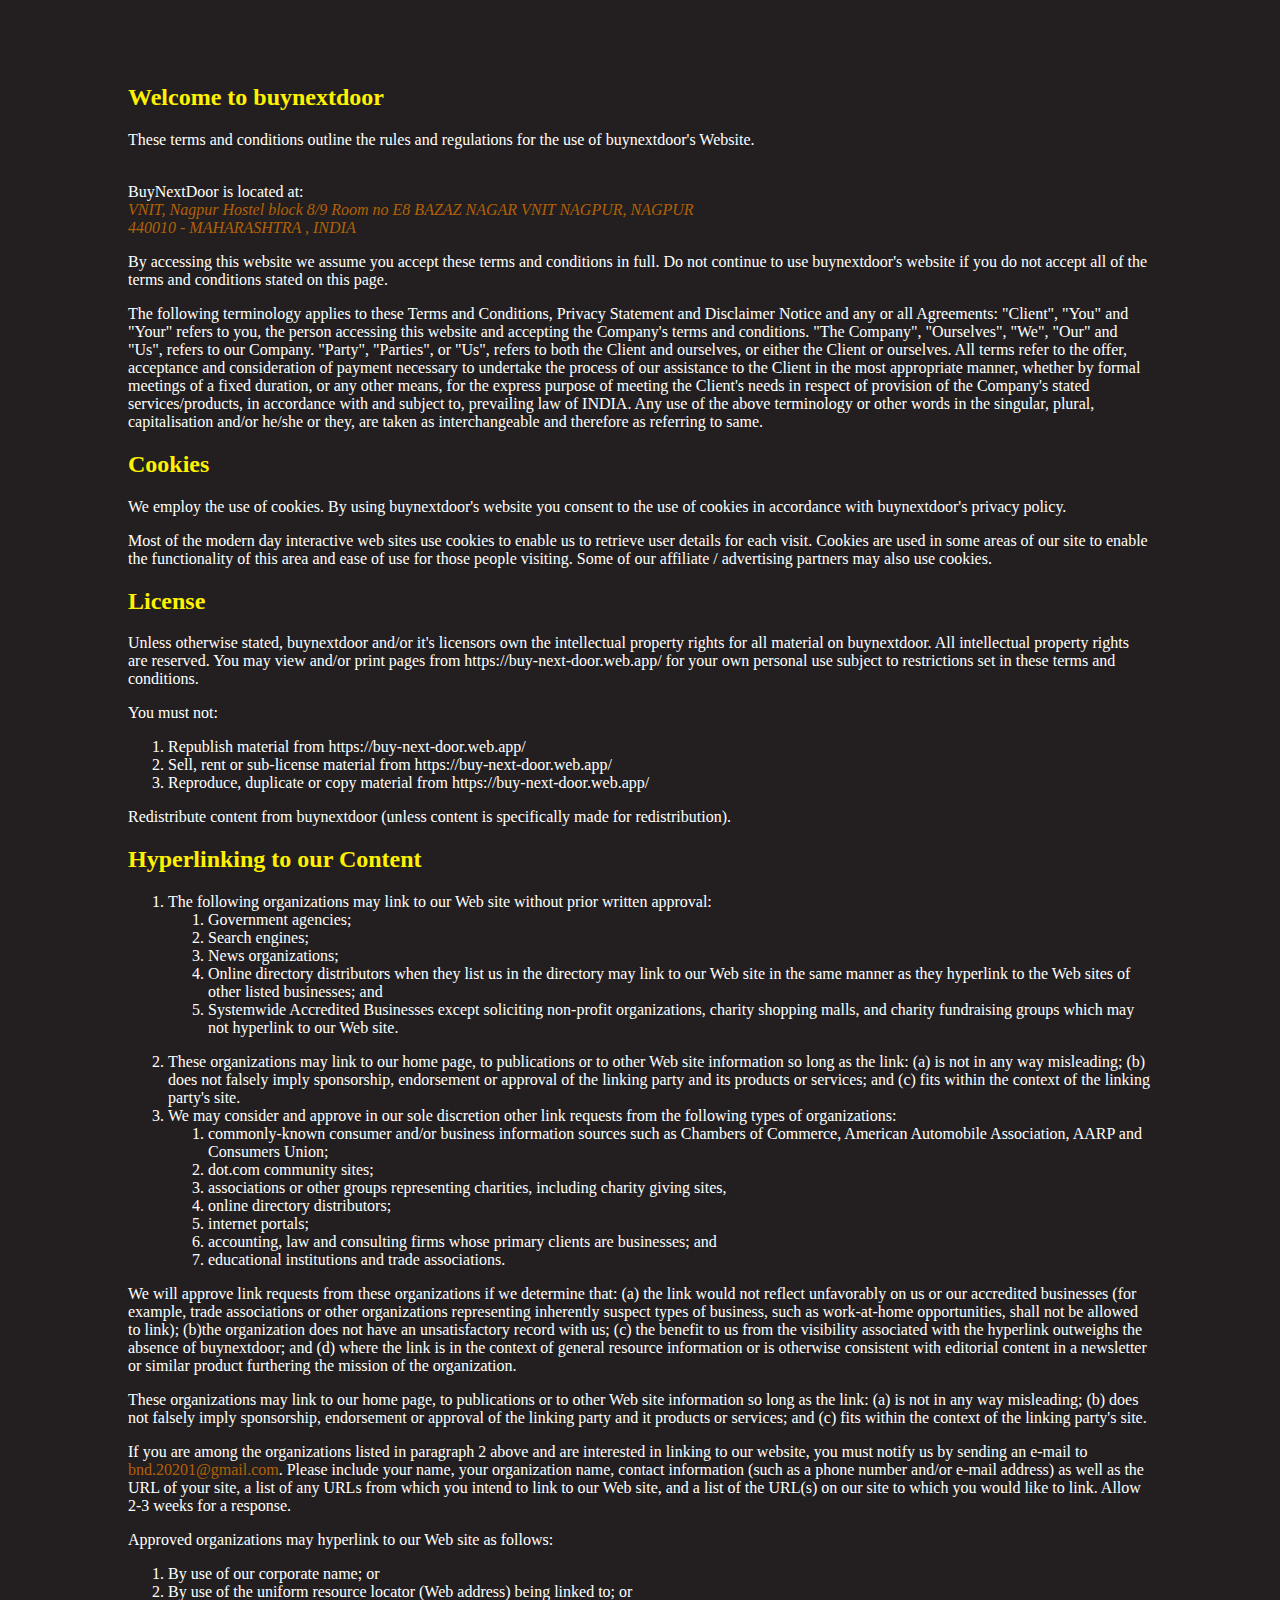
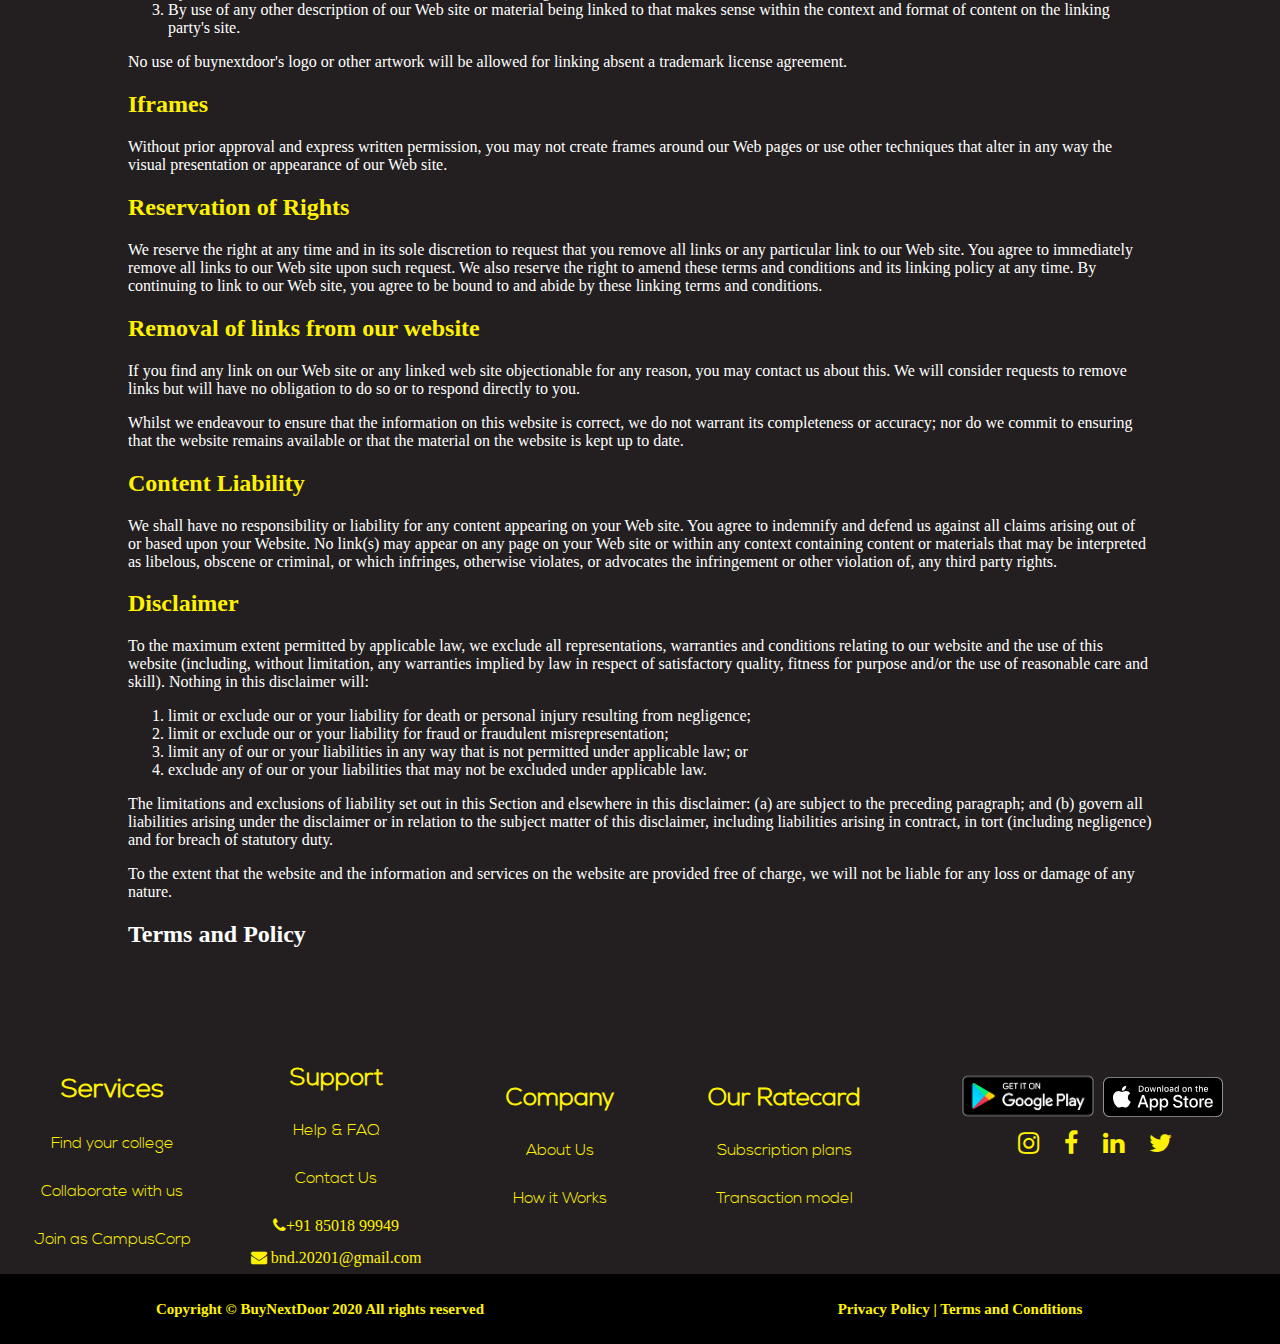
<file: BuyNextdoor_website/public/TermsAndPolicy.html>
<!DOCTYPE html>
<html lang="en">
<head>
    <meta charset="UTF-8">
    <meta name="viewport" content="width=device-width, initial-scale=1.0">
    <meta http-equiv="X-UA-Compatible" content="ie=edge">
    <link rel="shortcut icon" type="image/png" href="photos/buynextdoor_icon1.png">
    <link rel="stylesheet" href="cssfiles/main_footer.css">
    <link href="https://stackpath.bootstrapcdn.com/font-awesome/4.7.0/css/font-awesome.min.css" rel="stylesheet" integrity="sha384-wvfXpqpZZVQGK6TAh5PVlGOfQNHSoD2xbE+QkPxCAFlNEevoEH3Sl0sibVcOQVnN" crossorigin="anonymous">
    <title>BuyNextDoor || Terms and Conditions</title>


    <style>
		@font-face{
			src:url(fonts/NexaFreeLightwebfont.ttf);
			font-family: "Nexa Light";
		}
        *html{
            background-color: rgb(35,31,32);
        }
        body{
            margin: 0;
            padding: 0;
            color: white;
        }
        .termsandpolicy a{
            text-decoration: none;
            color: rgb(178, 97, 6);
        }
    </style>

</head>
<body>
<div class="termsandpolicy" style="padding: 5% 10%; background-color: rgb(35,31,32);">
    <h2 style="color: rgb(255,242,0);">Welcome to buynextdoor</h2>
	<p>These terms and conditions outline the rules and regulations for the use of buynextdoor's Website.</p> <br /> 
	<span style="text-transform: capitalize;"> buyNextDoor</span> is located at:<br /> 
	<address style="color: rgb(178, 97, 6);">VNIT, Nagpur Hostel block 8/9 Room no E8 BAZAZ NAGAR VNIT NAGPUR, NAGPUR <br />440010 - MAHARASHTRA , INDIA<br />
	</address>
	<p>By accessing this website we assume you accept these terms and conditions in full. Do not continue to use buynextdoor's website 
	if you do not accept all of the terms and conditions stated on this page.</p>
	<p>The following terminology applies to these Terms and Conditions, Privacy Statement and Disclaimer Notice
	and any or all Agreements: "Client", "You" and "Your" refers to you, the person accessing this website
	and accepting the Company's terms and conditions. "The Company", "Ourselves", "We", "Our" and "Us", refers
	to our Company. "Party", "Parties", or "Us", refers to both the Client and ourselves, or either the Client
	or ourselves. All terms refer to the offer, acceptance and consideration of payment necessary to undertake
	the process of our assistance to the Client in the most appropriate manner, whether by formal meetings
	of a fixed duration, or any other means, for the express purpose of meeting the Client's needs in respect
	of provision of the Company's stated services/products, in accordance with and subject to, prevailing law
	of INDIA. Any use of the above terminology or other words in the singular, plural,
	capitalisation and/or he/she or they, are taken as interchangeable and therefore as referring to same.</p><h2 style="color: rgb(255,242,0);">Cookies</h2>
	<p>We employ the use of cookies. By using buynextdoor's website you consent to the use of cookies 
	in accordance with buynextdoor's privacy policy.</p><p>Most of the modern day interactive web sites
	use cookies to enable us to retrieve user details for each visit. Cookies are used in some areas of our site
	to enable the functionality of this area and ease of use for those people visiting. Some of our 
	affiliate / advertising partners may also use cookies.</p><h2 style="color: rgb(255,242,0);">License</h2>
	<p>Unless otherwise stated, buynextdoor and/or it's licensors own the intellectual property rights for
	all material on buynextdoor. All intellectual property rights are reserved. You may view and/or print
	pages from https://buy-next-door.web.app/ for your own personal use subject to restrictions set in these terms and conditions.</p>
	<p>You must not:</p>
	<ol>
		<li>Republish material from https://buy-next-door.web.app/</li>
		<li>Sell, rent or sub-license material from https://buy-next-door.web.app/</li>
		<li>Reproduce, duplicate or copy material from https://buy-next-door.web.app/</li>
	</ol>
	<p>Redistribute content from buynextdoor (unless content is specifically made for redistribution).</p>
<h2 style="color: rgb(255,242,0);">Hyperlinking to our Content</h2>
	<ol>
		<li>The following organizations may link to our Web site without prior written approval:
			<ol>
			<li>Government agencies;</li>
			<li>Search engines;</li>
			<li>News organizations;</li>
			<li>Online directory distributors when they list us in the directory may link to our Web site in the same
				manner as they hyperlink to the Web sites of other listed businesses; and</li>
			<li>Systemwide Accredited Businesses except soliciting non-profit organizations, charity shopping malls,
				and charity fundraising groups which may not hyperlink to our Web site.</li>
			</ol>
		</li>
	</ol>
	<ol start="2">
		<li>These organizations may link to our home page, to publications or to other Web site information so long
			as the link: (a) is not in any way misleading; (b) does not falsely imply sponsorship, endorsement or
			approval of the linking party and its products or services; and (c) fits within the context of the linking
			party's site.
		</li>
		<li>We may consider and approve in our sole discretion other link requests from the following types of organizations:
			<ol>
				<li>commonly-known consumer and/or business information sources such as Chambers of Commerce, American
					Automobile Association, AARP and Consumers Union;</li>
				<li>dot.com community sites;</li>
				<li>associations or other groups representing charities, including charity giving sites,</li>
				<li>online directory distributors;</li>
				<li>internet portals;</li>
				<li>accounting, law and consulting firms whose primary clients are businesses; and</li>
				<li>educational institutions and trade associations.</li>
			</ol>
		</li>
	</ol>
	<p>We will approve link requests from these organizations if we determine that: (a) the link would not reflect
	unfavorably on us or our accredited businesses (for example, trade associations or other organizations
	representing inherently suspect types of business, such as work-at-home opportunities, shall not be allowed
	to link); (b)the organization does not have an unsatisfactory record with us; (c) the benefit to us from
	the visibility associated with the hyperlink outweighs the absence of buynextdoor; and (d) where the
	link is in the context of general resource information or is otherwise consistent with editorial content
	in a newsletter or similar product furthering the mission of the organization.</p>

	<p>These organizations may link to our home page, to publications or to other Web site information so long as
	the link: (a) is not in any way misleading; (b) does not falsely imply sponsorship, endorsement or approval
	of the linking party and it products or services; and (c) fits within the context of the linking party's
	site.</p>

	<p>If you are among the organizations listed in paragraph 2 above and are interested in linking to our website,
	you must notify us by sending an e-mail to <a href="mailto:bnd.20201@gmail.com" title="send an email to bnd.20201@gmail.com">bnd.20201@gmail.com</a>.
	Please include your name, your organization name, contact information (such as a phone number and/or e-mail
	address) as well as the URL of your site, a list of any URLs from which you intend to link to our Web site,
	and a list of the URL(s) on our site to which you would like to link. Allow 2-3 weeks for a response.</p>

	<p>Approved organizations may hyperlink to our Web site as follows:</p>

	<ol>
		<li>By use of our corporate name; or</li>
		<li>By use of the uniform resource locator (Web address) being linked to; or</li>
		<li>By use of any other description of our Web site or material being linked to that makes sense within the
			context and format of content on the linking party's site.</li>
	</ol>
	<p>No use of buynextdoor's logo or other artwork will be allowed for linking absent a trademark license
	agreement.</p>
<h2 style="color: rgb(255,242,0);">Iframes</h2>
	<p>Without prior approval and express written permission, you may not create frames around our Web pages or
	use other techniques that alter in any way the visual presentation or appearance of our Web site.</p>
<h2 style="color: rgb(255,242,0);">Reservation of Rights</h2>
	<p>We reserve the right at any time and in its sole discretion to request that you remove all links or any particular
	link to our Web site. You agree to immediately remove all links to our Web site upon such request. We also
	reserve the right to amend these terms and conditions and its linking policy at any time. By continuing
	to link to our Web site, you agree to be bound to and abide by these linking terms and conditions.</p>
<h2 style="color: rgb(255,242,0);">Removal of links from our website</h2>
	<p>If you find any link on our Web site or any linked web site objectionable for any reason, you may contact
	us about this. We will consider requests to remove links but will have no obligation to do so or to respond
	directly to you.</p>
	<p>Whilst we endeavour to ensure that the information on this website is correct, we do not warrant its completeness
	or accuracy; nor do we commit to ensuring that the website remains available or that the material on the
	website is kept up to date.</p>
<h2 style="color: rgb(255,242,0);">Content Liability</h2>
	<p>We shall have no responsibility or liability for any content appearing on your Web site. You agree to indemnify
	and defend us against all claims arising out of or based upon your Website. No link(s) may appear on any
	page on your Web site or within any context containing content or materials that may be interpreted as
	libelous, obscene or criminal, or which infringes, otherwise violates, or advocates the infringement or
	other violation of, any third party rights.</p>
<h2 style="color: rgb(255,242,0);">Disclaimer</h2>
	<p>To the maximum extent permitted by applicable law, we exclude all representations, warranties and conditions relating to our website and the use of this website (including, without limitation, any warranties implied by law in respect of satisfactory quality, fitness for purpose and/or the use of reasonable care and skill). Nothing in this disclaimer will:</p>
	<ol>
	<li>limit or exclude our or your liability for death or personal injury resulting from negligence;</li>
	<li>limit or exclude our or your liability for fraud or fraudulent misrepresentation;</li>
	<li>limit any of our or your liabilities in any way that is not permitted under applicable law; or</li>
	<li>exclude any of our or your liabilities that may not be excluded under applicable law.</li>
	</ol>
	<p>The limitations and exclusions of liability set out in this Section and elsewhere in this disclaimer: (a)
	are subject to the preceding paragraph; and (b) govern all liabilities arising under the disclaimer or
	in relation to the subject matter of this disclaimer, including liabilities arising in contract, in tort
	(including negligence) and for breach of statutory duty.</p>
	<p>To the extent that the website and the information and services on the website are provided free of charge,
	we will not be liable for any loss or damage of any nature.</p>
<h2>Terms and Policy</h2>
	<p></p>

</div>

    <!-- footer -->
                    
<div class="footer">
    <div class="footercontent">
        <div class="classforfirsttowcolumn">	
        <div class="content footerservices">
            <h2 style="font-size: 26px;">Services</h2>
            <p><a href="faq.html">Find your college</a></p>
            <p><a href="form.html">Collaborate with us</a></p>
            <p><a href="form.html">Join as CampusCorp</a></p>
        </div>

        <div class="content footersupport">
            <h2>Support</h2>
            <p><a href="faq.html">Help & FAQ</a></p>
            <p><a href="about.html">Contact Us</a></p>
            <div class="Contact">
                <a href="tel:+91 85018 99949"><i class="fa fa-phone" aria-hidden="true" >+91 85018 99949</i></a><br>
                <a href="mailto:bnd.20201@gmail.com"><i class="fa fa-envelope" aria-hidden="true">   bnd.20201@gmail.com</i></a>
            </div>
        </div>
        </div>
        <div class="classforothertowcolumn">
        <div class="content footercompany">
            <h2>Company</h2>
            <p><a href="about.html">About Us</a></p>
            <p><a href="working.html">How it Works</a></p>
        </div>

        <div class="content footerourratecard">
            <h2>Our Ratecard</h2>
            <p><a href="plans.html">Subscription plans</a></p>
            <p><a href="working.html">Transaction model</a></p>
        </div>
        </div>
        <div class="content footersociallinks">
            <div class="footerdownloads" style="margin-top: 5%;">
                <div class="footergoogleplay">
                    <img src="photos/google-play-badge.png" width="120px" height="42px">
                </div>
                <div class="footerappstore">
                    <img src="photos/applestore.svg" width="120px" height="42px">
                </div>
            </div>
            <div class="footersocialmediaicons">
                <ul style="margin: auto 0;">
                    <li><a href="https://www.instagram.com/buy_nextdoor/"><i class="fa fa-instagram" aria-hidden="true"></i></a></li>
                    <li><a href="#"><i class="fa fa-facebook" aria-hidden="true"></i></a></li>
                    <li><a href="https://www.linkedin.com/company/buy-next-door"><i class="fa fa-linkedin" aria-hidden="true"></i></a></li>
                    <li><a href="#"><i class="fa fa-twitter" aria-hidden="true"></i></a></li>
                </ul>
            </div>
        </div>
    </div>
    <div class="footerbottom">
        <div class="footercopyright">
            <p><b>Copyright &copy; BuyNextDoor 2020 All rights reserved</b></p>
        </div>
        <div class="footerprivacy">
            <p><b><a href="PrivacyPolicy.html">Privacy Policy</a> | <a href="#">Terms and Conditions</a></b></p>
        </div>
    </div>
</div>



</body>
</html>
</file>
<file: BuyNextdoor_website/public/cssfiles/main_nav.css>
@font-face{
  src:url(../fonts/NexaFreeLightwebfont.ttf);
  font-family: "Nexa Light";
}
*{
  margin: 0px;
  padding:0px;
  box-sizing:border-box;

}
.main{
  height: 100vh;
  background: url(../photos/landingpage.jpg);
  background-repeat: no-repeat;
  background-size: cover;
  background-position: center;
}
.onscrollclass{
  background: rgb(35,31,32);
}
nav{
  position:fixed;
  display: flex;
  justify-content: space-around;
  align-items: center;
  height: 80px;
  width: 100%;
  font-family: "Nexa Light";
  color: rgb(255,242,0);
  padding-top: 0;
  padding-left: 0;
  padding-bottom: 0;
  transition: .5s;
}
form p{
  margin-bottom: 0px;
}
.logo img{
      max-height: 80px;
      max-width: 200px;
      overflow: visible;
      padding-top: 0px;
      padding-bottom: 0;
      margin-top: 0px;
      margin-left: -150px;
}


.logo{
  color: rgb(255,242,0);
  margin-bottom: 2px;
  margin-top: 8px;
  margin-left: 0px;
  text-transform: uppercase;
  letter-spacing: 2px;
  font-size: 20px;
}
.nav-links li{
  list-style: none;
  margin-left: 20px;
}
.nav-links{
   display: flex;
   width: 40%;
   justify-content: space-around;

}
.nav-links a{
  color: rgb(255,242,0);
  font-family: "Nexa Light";
  text-decoration: none;
  letter-spacing: 2px;
  font-size: 16px;
}

.burger{
  display: none;
  cursor: pointer;
}

.burger div{
  width: 22px;
  height: 3px;
  background-color: rgb(35,31,32);
  margin: 5px;
}
.onscrollclass .burger div{
  background-color: rgba(255,242,0);
}
@media screen and (max-width:1024px){
  .nav-links{
    width: 60%;
  }
  .logo img{
    margin-left: 0px;
  }
}
@media screen and (max-width:768px){
  body{
    overflow-x: hidden;
  }
  .nav-links{
    position: absolute;
    right: 0px;
    height: 92vh;
    top: 8vh;
    background-color: rgb(35,31,32);
    display: flex;
    flex-direction: column;
    align-items: center;
    width: 50%;
    transform: translateX(100%);
    transition: transform 0.5s ease-in;
  }
  .logo img{
    margin-left: 0px;
  }
  .nav-links li{
    opacity: 1;
    margin-left: 0px;
  }
  .nav-links li a{
    margin-left: 0px;
  }
  .burger{
    display: block;
    margin-left: 50%;
  }
}
.nav-active{
  transform: translateX(0%);
}

@keyframes navLinkFade{
  from{
    opacity: 0;
    transform: translateX(50px);
  }
  to{
    opacity: 1;
    transform: translateX(0px);
  }

}
.toggle .line1{
  transform: rotate(-45deg) translate(-5px,6px);
}
.toggle .line2{
    opacity: 0;
}
.toggle .line3{
  transform: rotate(45deg) translate(-5px,-6px);

}
</file>
<file: BuyNextdoor_website/public/cssfiles/main_footer.css>
@font-face{
  src:url(../fonts/NexaFreeLightwebfont.ttf);
  font-family: "Nexa Light";
}
html*{
  margin: 0;
  padding: 0;
  font-family: "Nexa Light";
}
body{
  margin: 0;
  padding: 0;
  background: #eee;
}
body,html{
  scroll-behavior: smooth;
}

a{
  cursor: pointer;
}
.footercontent a{
  text-decoration: none;
  color: rgb(255,242,0);
}

.wrapper{
  width: 1000px;
  margin: 0 auto 0 60px;
  background: red;
}

/*footer starts here*/

.footerprivacy a{
  text-decoration: none;
  color: rgb(255,242,0);
}

.footercontent{
  width:100%;
  height:auto;
  font-family: "Nexa Light";
  background: rgb(35,31,32);
  color: rgba(255,242,0);
  line-height: 20px;
  display: flex;
  flex-direction: row;
}
.classforfirsttowcolumn{
  width: 35%;
  display: flex;
}
.content.footerservices{
  width:50%;
  margin-left:0px;
  padding-left: 0px;
  text-align: center;
  margin-top: 20px;
  font-size: 16px;
  line-height: 32px;
}
.content.footersupport{
  width: 50%;
  font-size: 16px;
  line-height: 32px;
  text-align: center;
  margin-top: 10px
}
.classforothertowcolumn{
  width: 35%;
  display: flex;
}
.content.footercompany{
  width: 50%;
  font-size: 16px;
  line-height: 32px;
  text-align: center;
  margin-top: 30px
}
.content.footerourratecard{
  width: 50%;
  font-size: 16px;
  line-height: 32px;
  text-align: center;
  margin-top: 30px;
}
.classforfirsttowcolumn{
  height: 110%;
}
/*social links and their styling*/
.footersociallinks{
  margin: 0 auto;
}
.footerdownloads{
  display: flex;
  margin: 0 auto;
}
.footergoogleplay img{
  width: 150px;
  height: 60px;
  margin-top: 20px;
}
.footerappstore img{
  margin-top: 30px;
}
.footersocialmediaicons ul{
  display: flex;
  margin: 0 auto;
}
.footersocialmediaicons ul li{
  text-decoration: none;
  list-style: none;
}
.footerservices h2{
  font-size: 24px;
}
.footersocialmediaicons ul li a{
  color: rgba(255,242,0);
  margin-left: 25px;
  font-size: 25px;
}

.footersocialmediaicons ul li:nth-child(1) a:hover .fa{
  color: #e4405f;
}
.footersocialmediaicons ul li:nth-child(2) a:hover .fa{
  color: #3b5999;
}
.footersocialmediaicons ul li:nth-child(3) a:hover .fa{
  color: #0077B5;
}
.footersocialmediaicons ul li:nth-child(4) a:hover .fa{
  color: #55acee;
}
@media screen and (max-width: 1000px){
  .classforfirsttowcolumn, .classforothertowcolumn{
    flex-direction: column;
  }
  .footersociallinks{
    padding: 15%;
    padding-right: 2%;
    padding-left: 0px;
  }
  div.content.footersociallinks{
    padding-bottom: 4%;
  }
  .content.footerservices, .content.footersupport, .content.footercompany, .content.footerourratecard{
    text-align: center;
    width: 100%;
  }
  .content.footerservices{
    padding-bottom: 5%;
    padding-top: 5%;
  }
  .content.footercompany{
    padding-bottom: 0%;
  }
  .classforfirsttowcolumn, .classforothertowcolumn{
    margin-left: 5%;
  }
  .landinpagecontentdiv{
    padding-top: 30%;
    padding-left: 10%;
  }
}
@media screen and (max-width: 560px){
  .footercontent{
    flex-direction: column;
  }
  .footerservices, .footersupport, .footercompany, .footerourratecard{
    text-align: center;
    width: 150%;
  }
  .footerservices, .footersupport, .footercompany, .footerourratecard{
    font-size: 118%;
  }
  .classforfirsttowcolumn, .classforothertowcolumn{
    padding: 0%;
    padding-top: 0%;
    width: 100%;
    padding-left: 0;
    margin-left: 0;
    padding-bottom: 2%;
  }
  .content.footersociallinks{
    padding: 0;
    justify-content: center;
    align-items: center;
  }
}


footer{
  padding: 0px;
  margin: 0px;

}

.landing{
  height: 100vh;
}


/*this is copy right and privacy footer*/
.footerbottom{
  text-align: center;
  line-height: 40px;
  margin-top: 0px;
  margin-bottom: 0px;
  font-size: 15px;
  background:black;
  color: rgb(255,242,0);
  display: flex;
}
.footercopyright{
  flex: 1;
}
.footerprivacy{
  flex: 1;
}
@media screen and (max-width: 560px){
  .footerbottom{
    flex-direction: column;
  }
}
</file>
<file: BuyNextdoor_website/public/cssfiles/faq.css>
@font-face{
  src:url(../fonts/NexaFreeLightwebfont.ttf);
  font-family: "Nexa Light";
}
body, html{
  height: 100%;
  margin: 0;
  font-size:16px;
  scroll-behavior: smooth;
  font-family:"Nexa Light";
  font-weight: 400;
  line-height: 1.8em;
  background-color: RGB(35,31,32);
}

.pimg1, .pimg2{
  position: relative;
  background-position: center;
  background-size: cover;
  background-repeat: no-repeat;

  /*
  fixed=parallax
  scroll=normal
  */
  /*for parallax*/
  background-attachment: fixed;
}
section.section.section-dark{
  margin-left: 15%;
  margin-right: 15%;
}
section.section.section-dark ul{
  padding-left: 10px;
}

/*fixing the image*/
.pimg1{
  background-image: url('../photos/up.jpg');
  min-height:100%;
}
/*fixing the image*/
.pimg2{
  background-image: url('../photos/down.jpg');
  min-height:460px;
}

@media screen and (max-width:768px){
  section.section.section-dark{
    margin-left: 0;
    margin-right: 0;
    padding-left: 10%;
    padding-right: 10%;
  }
  .pimg1,.pimg2{
    background-attachment: scroll;
  }
}
.section{
  text-align: center;
  padding:50px 80px;
  margin-left: 20%;
  margin-right: 20%;
}

.ptext{
  position: absolute;
  top: 50%;
  width:100%;
  text-align: center;
  color:#000;
  font-size:20px;
  letter-spacing: 2.5px;
  text-transform: uppercase;
}
 .border{
  background-color: rgb(255,242,0);
  padding:20px;
}
/*question*/
#question{
  text-align: center;
  color:rgb(254,190,16);
  list-style-type: none;
  padding: 6px 2px;
  font-size: 22px;
  font-weight: bold;
}
/*formating li*/

.answer li{
  text-align: left;
  color:rgb(255,255,255);
  list-style: decimal;
  padding:7px 2px;
  font-size: 18px;

}
</file>
<file: BuyNextdoor_website/public/cssfiles/plans.css>
@font-face{
  src:url(../fonts/NexaFreeLightwebfont.ttf);
  font-family: "Nexa Light";
}

body, html{
  height: 100%;
  margin: 0;
  font-size:16px;
  font-family:"Nexa Light";
  font-weight: 400;
  line-height: 1.8em;
  scroll-behavior: smooth;
  background-color: RGB(35,31,32);
}

.pimg1, .pimg2{
  position: relative;
  background-position: center;
  background-size: cover;
  background-repeat: no-repeat;

  /*
  fixed=parallax
  scroll=normal
  */
  /*for parallax*/
  background-attachment: fixed;
}
.pimg1{
  background-image: url('../photos/planup.jpg');
  min-height:100%;
}
/*fixing the image*/
.pimg2{
  background-image: url('../photos/plandown.jpg');
  min-height:460px;
}
.ptext{
  position: absolute;
  top: 50%;
  width:100%;
  text-align: center;
  color:#000;
  font-size:20px;
  letter-spacing: 2.5px;
  text-transform: uppercase;
}
 .border{
  background-color: rgb(255,242,0);
  padding:20px;
}
.section{
  text-align: center;
  padding:50px 80px;
}
.section h2{
  color:rgb(254,190,16);
  padding: 6px 2px;
  font-size: 22px;
}

@media screen and (max-width: 500px) {
  .column {
    width: 100%;
  }
  .pimg2, .pimg1{
    background-attachment: scroll;
  }
  section.section-dark{
    padding: 0;
  }
}
</file>
